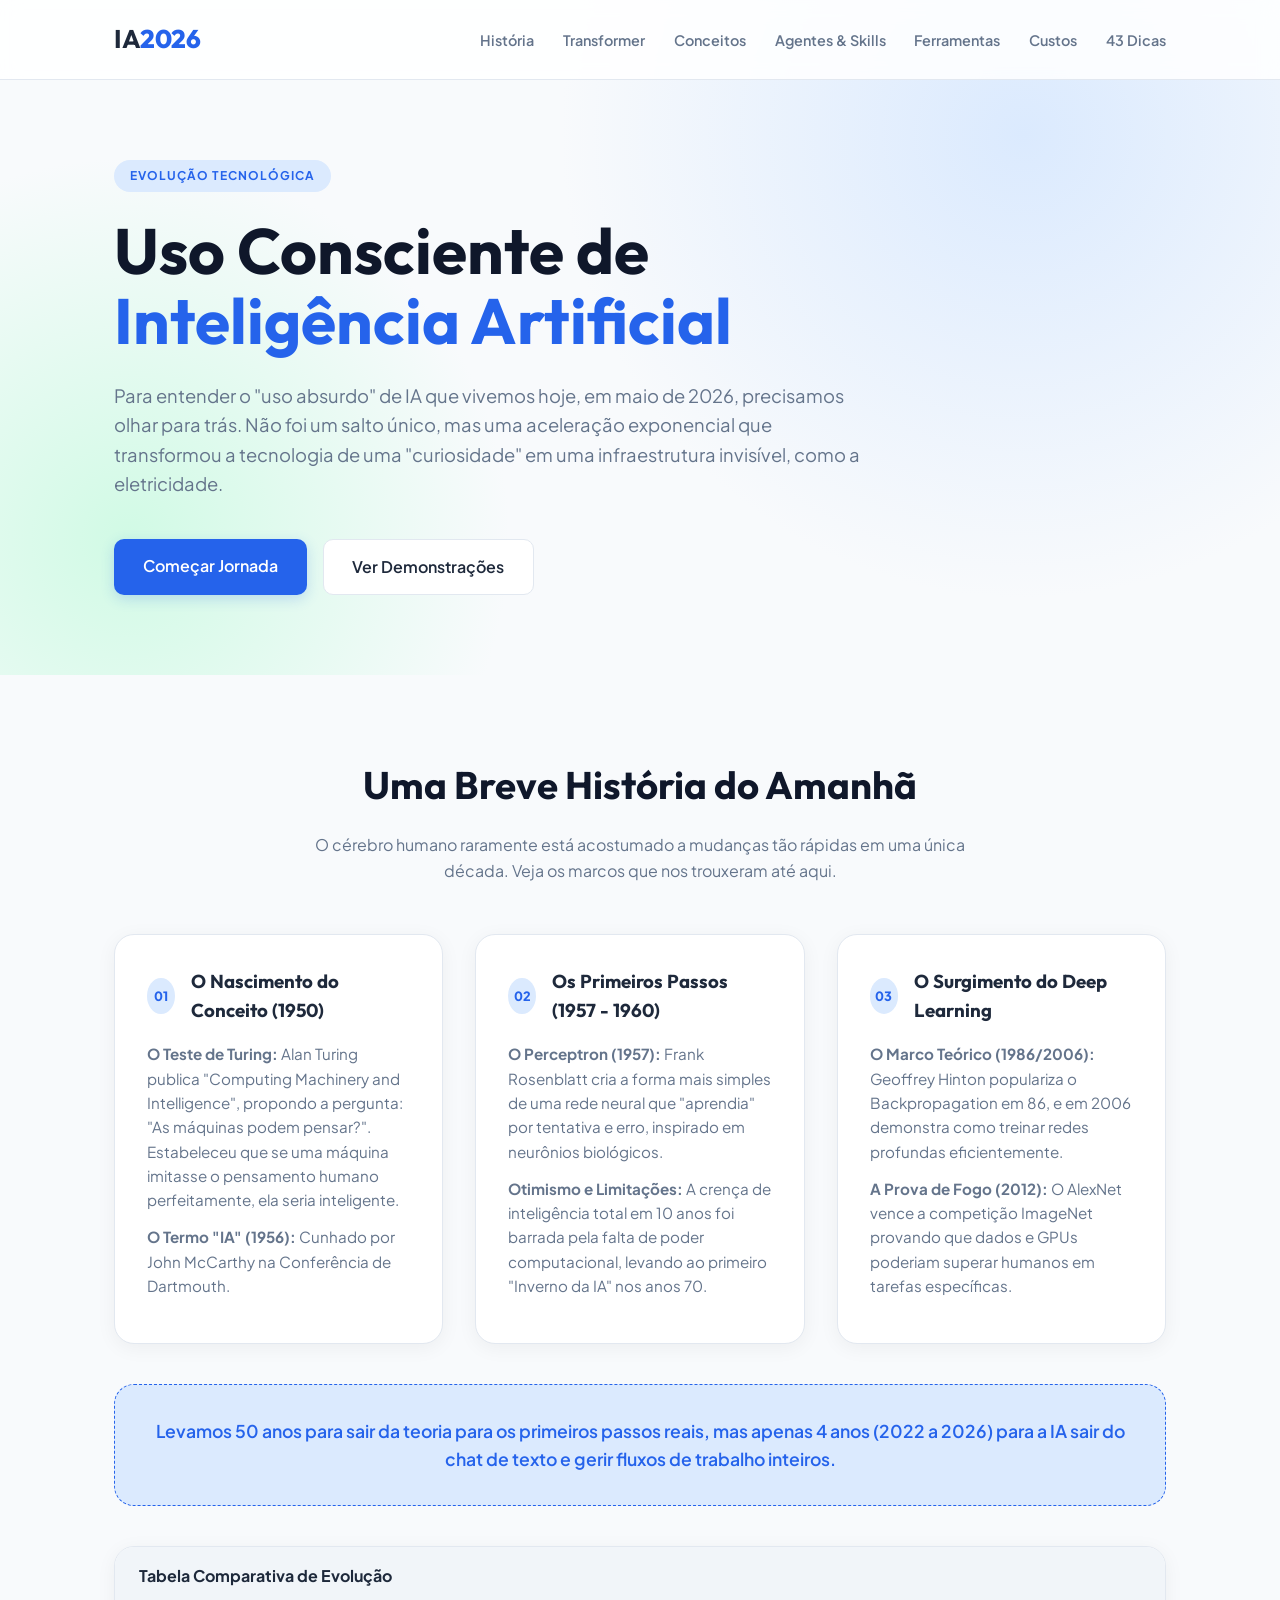
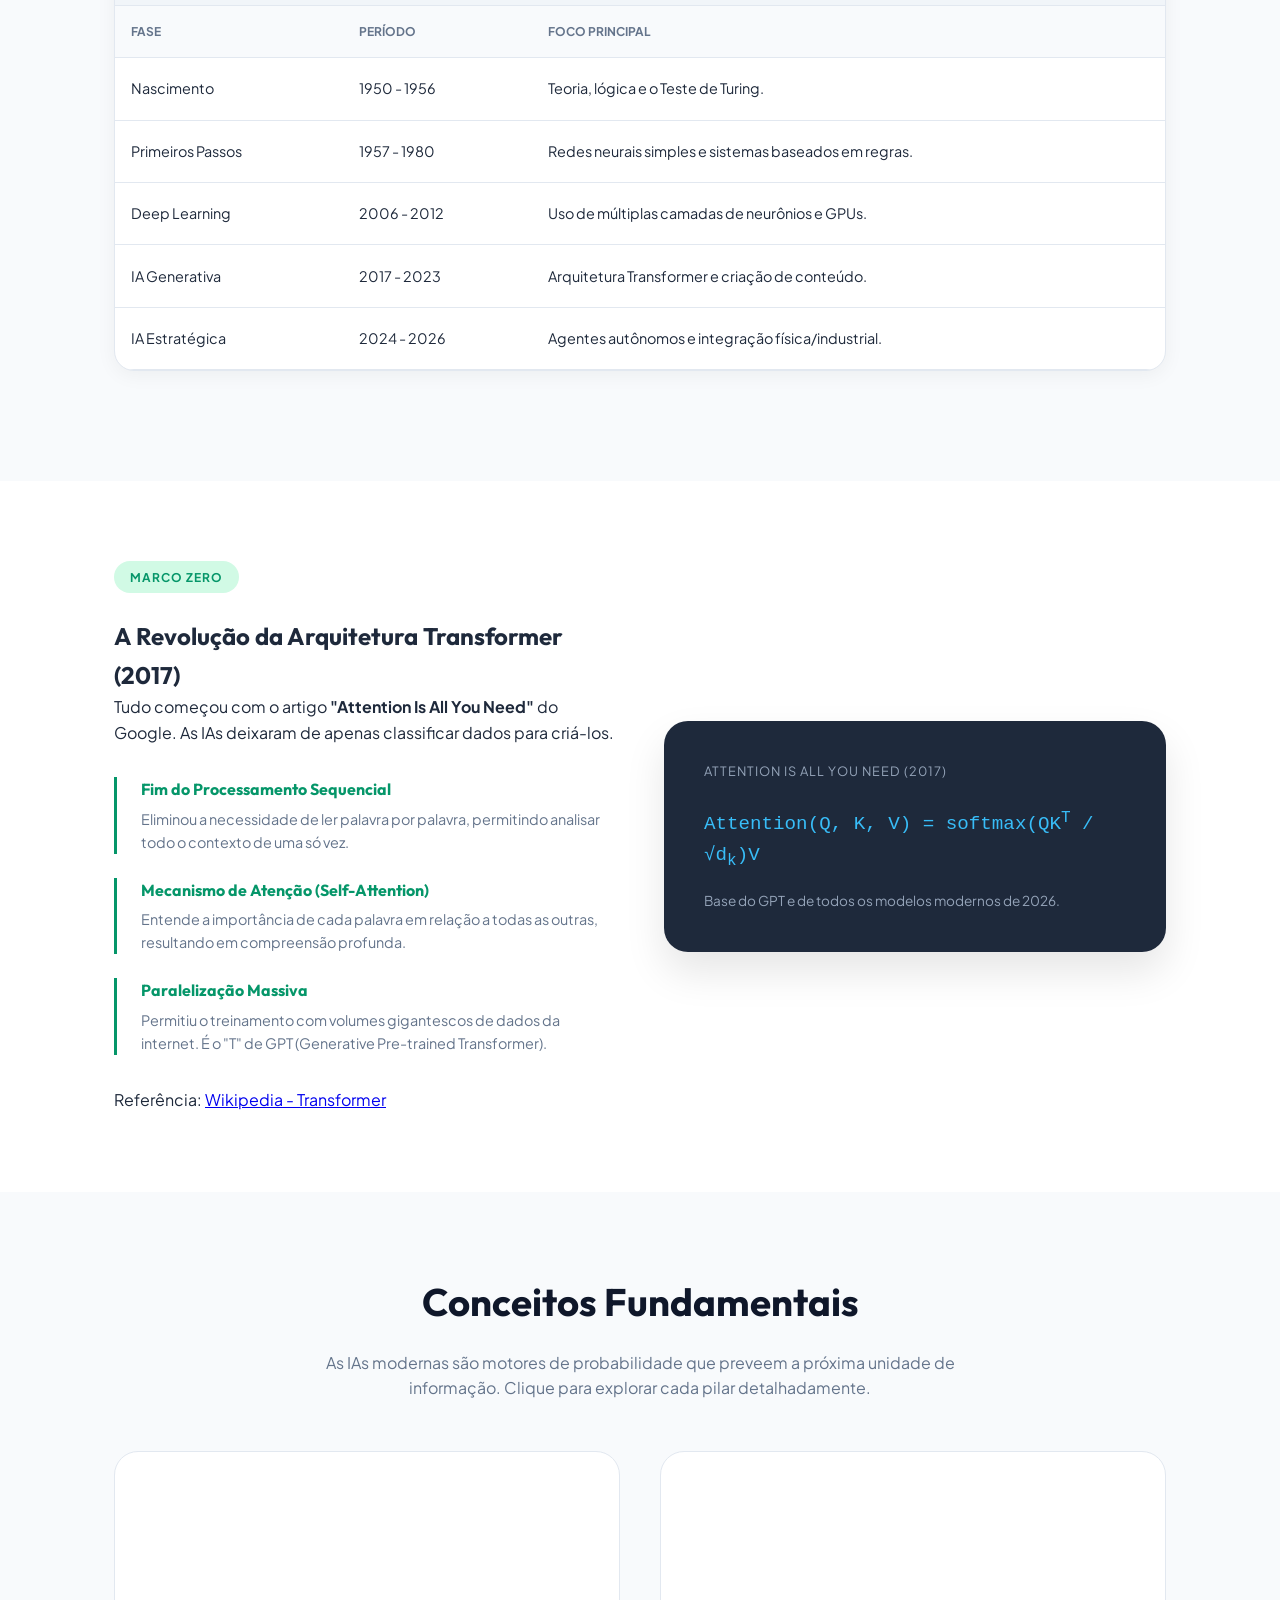
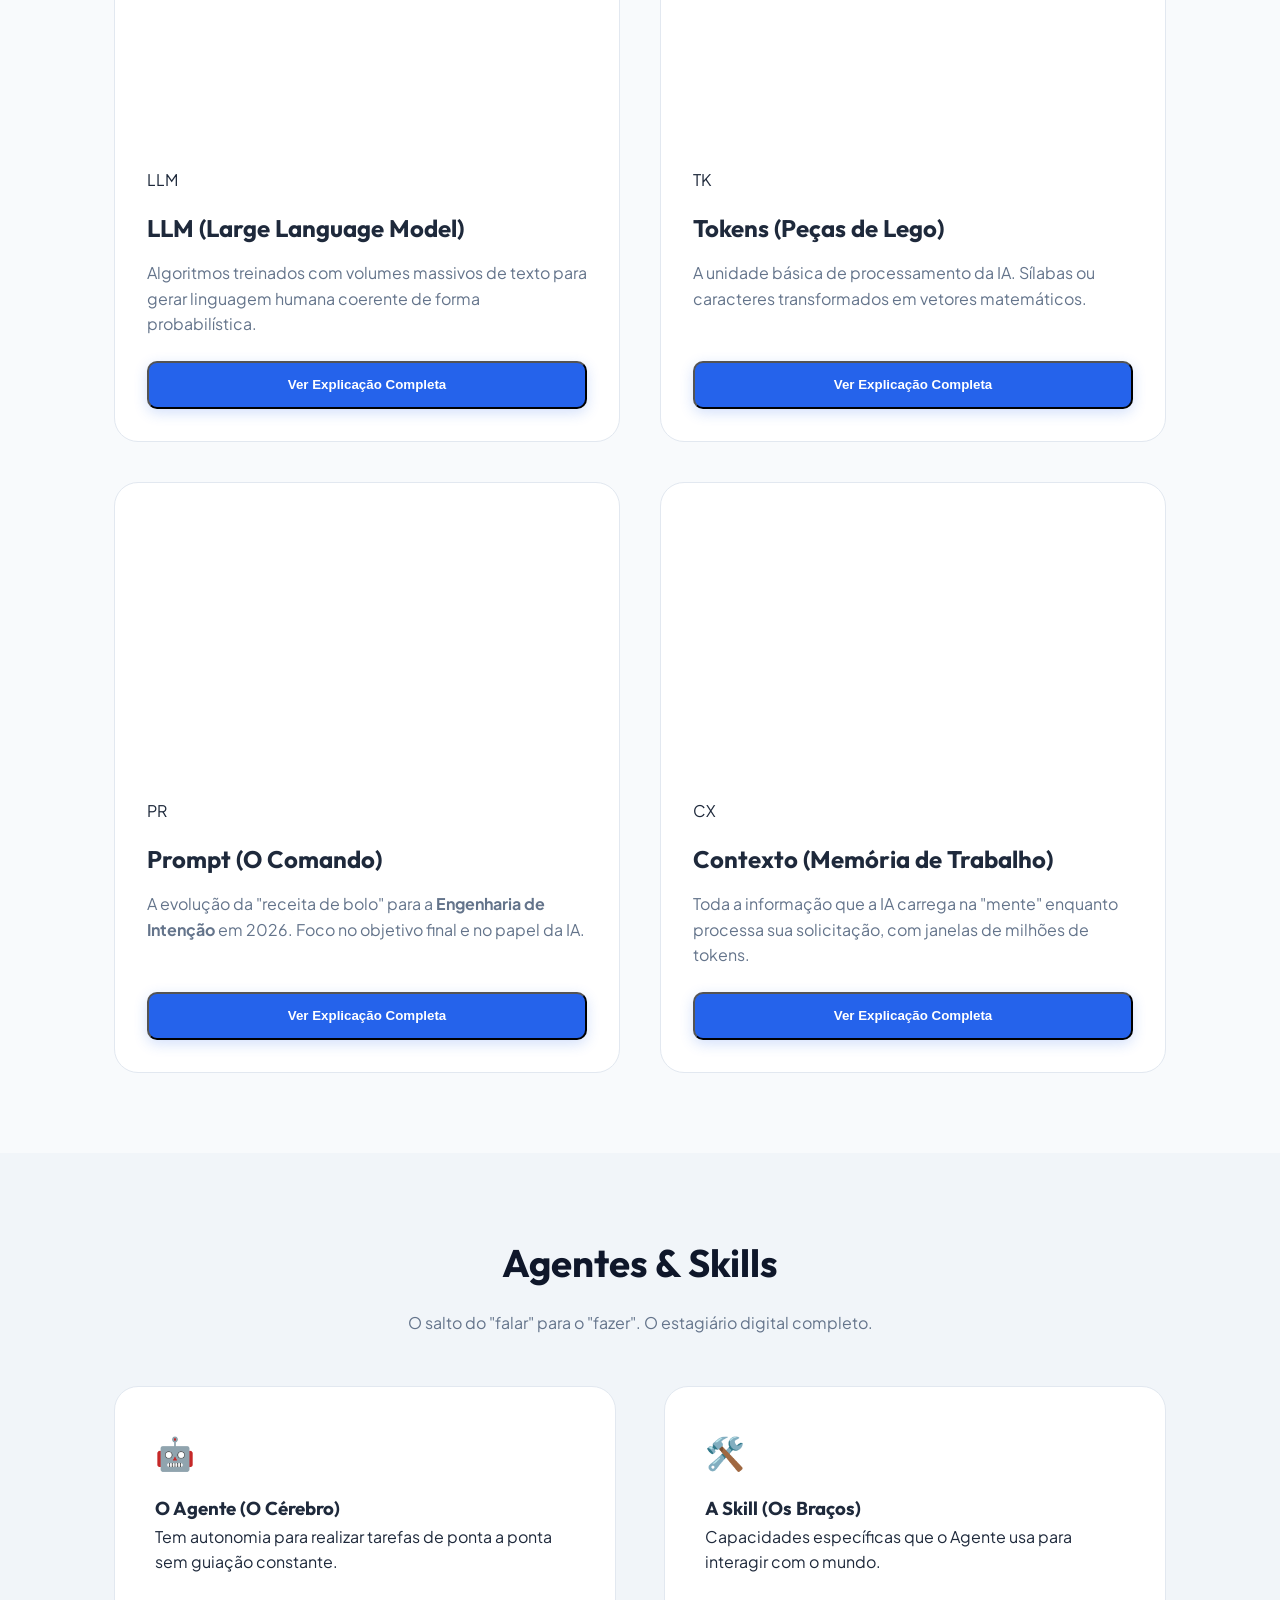
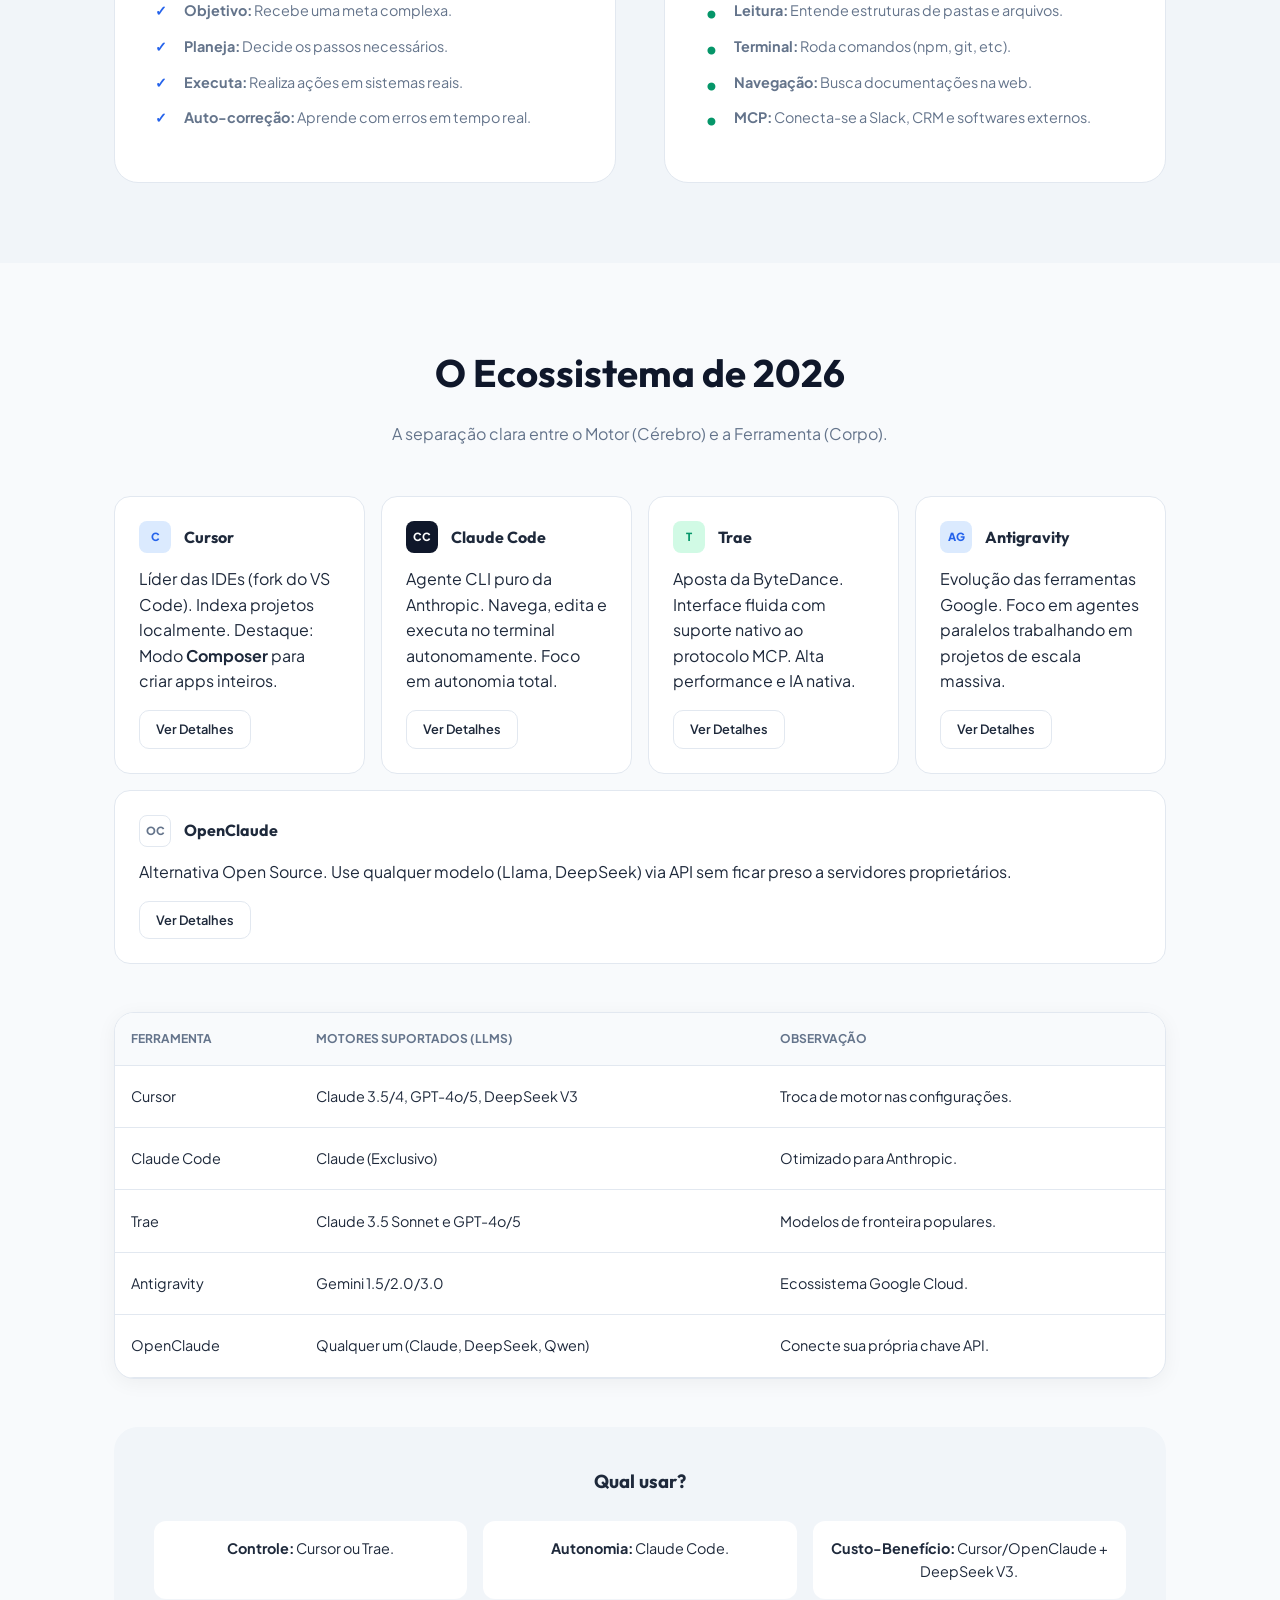
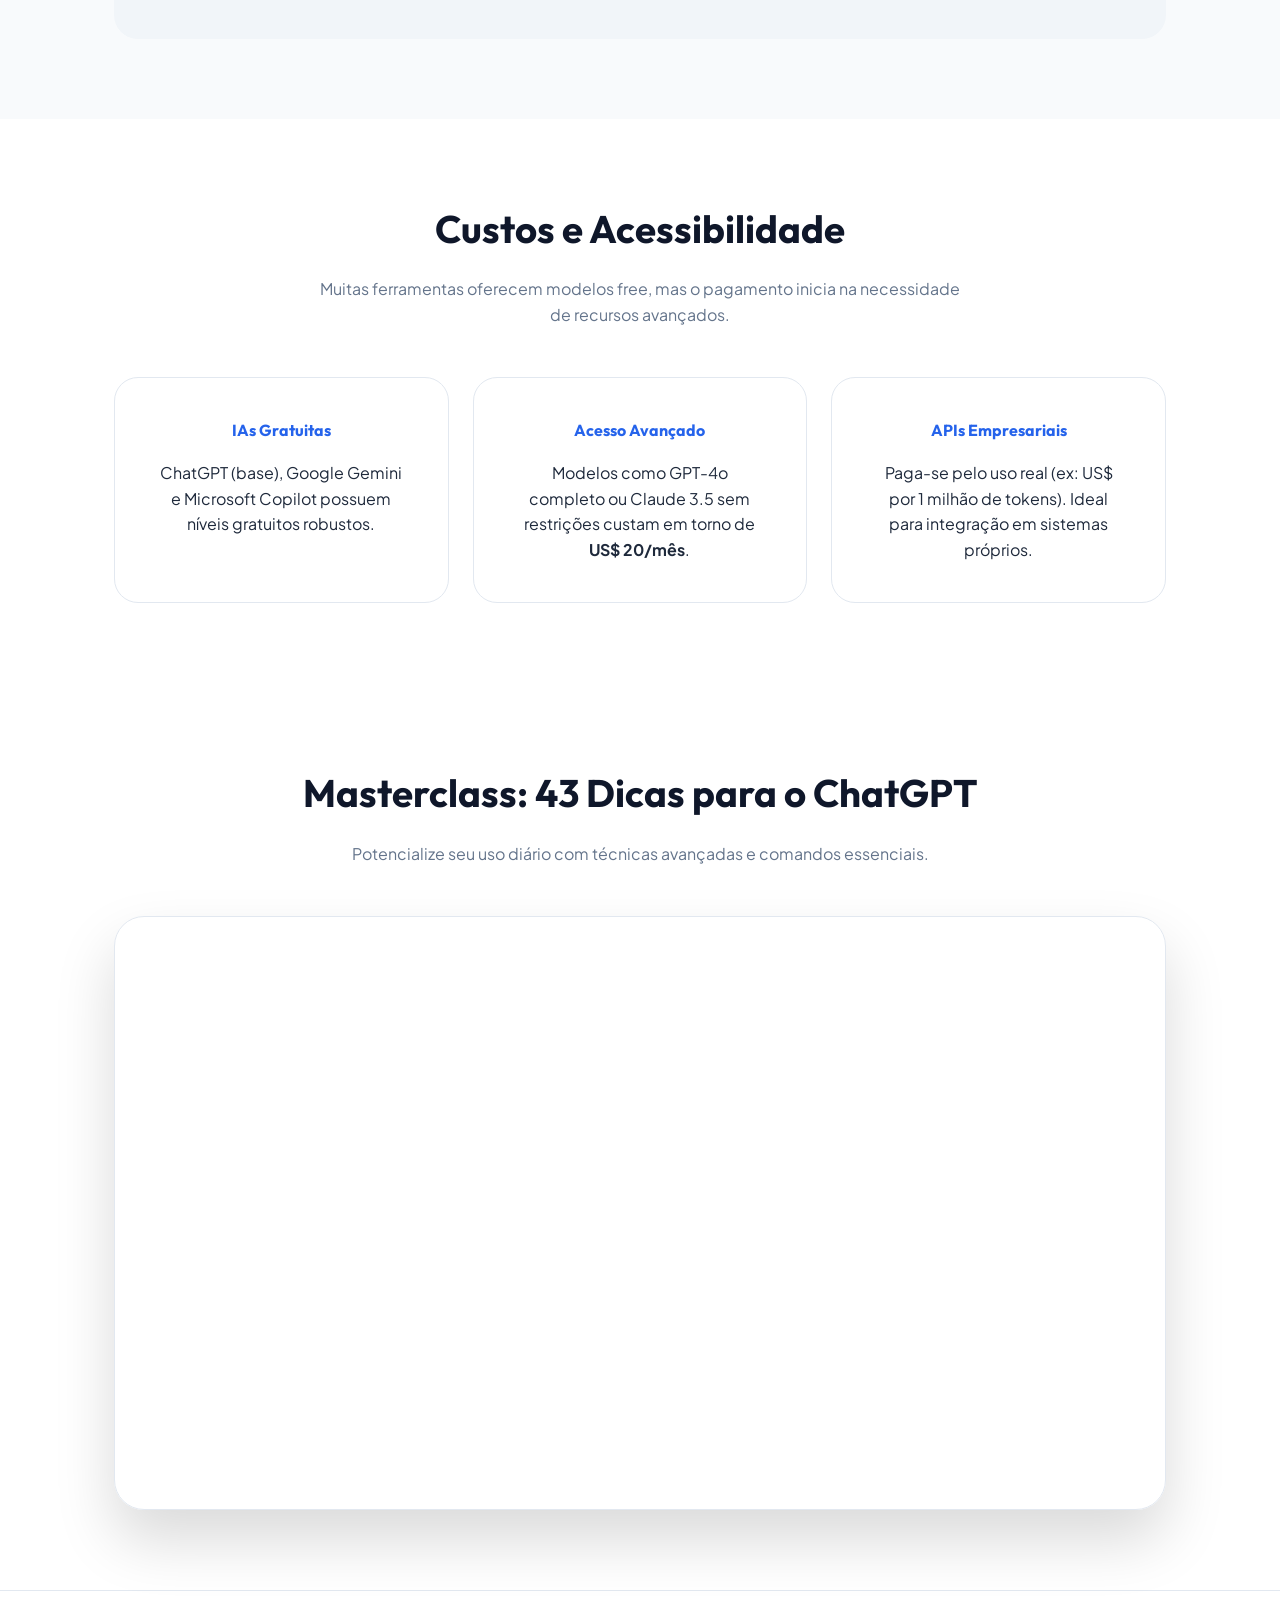
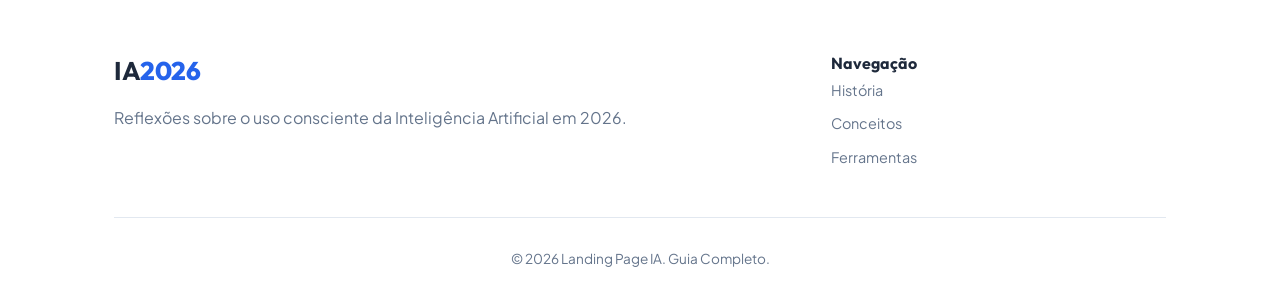
<file: index.html>
<!DOCTYPE html>
<html lang="pt-br">

<head>
    <meta charset="UTF-8">
    <meta name="viewport" content="width=device-width, initial-scale=1.0">
    <title>Uso Consciente de IA | Guia Completo 2026</title>
    <meta name="description"
        content="Explore a evolução da Inteligência Artificial, desde o Teste de Turing até os agentes autônomos de 2026. Um guia prático e moderno.">
    <link rel="stylesheet" href="style.css">
    <link rel="preconnect" href="https://fonts.googleapis.com">
    <link rel="preconnect" href="https://fonts.gstatic.com" crossorigin>
    <link
        href="https://fonts.googleapis.com/css2?family=Outfit:wght@300;400;600;800&family=Plus+Jakarta+Sans:wght@300;400;600;700&display=swap"
        rel="stylesheet">
</head>

<body>
    <header id="navbar">
        <div class="container">
            <div class="logo">IA<span>2026</span></div>
            <nav>
                <ul>
                    <li><a href="#historia">História</a></li>
                    <li><a href="#transformer">Transformer</a></li>
                    <li><a href="#conceitos">Conceitos</a></li>
                    <li><a href="#agentes">Agentes & Skills</a></li>
                    <li><a href="#ferramentas">Ferramentas</a></li>
                    <li><a href="#custos">Custos</a></li>
                    <li><a href="#dicas">43 Dicas</a></li>
                </ul>
            </nav>
        </div>
    </header>

    <main>
        <!-- Hero Section -->
        <section id="hero">
            <div class="container">
                <div class="hero-content">
                    <span class="badge">Evolução Tecnológica</span>
                    <h1>Uso Consciente de <span>Inteligência Artificial</span></h1>
                    <p>Para entender o "uso absurdo" de IA que vivemos hoje, em maio de 2026, precisamos olhar para
                        trás. Não foi um salto único, mas uma aceleração exponencial que transformou a tecnologia de uma
                        "curiosidade" em uma infraestrutura invisível, como a eletricidade.</p>
                    <div class="hero-btns">
                        <a href="#historia" class="btn btn-primary">Começar Jornada</a>
                        <a href="#videos" class="btn btn-secondary">Ver Demonstrações</a>
                    </div>
                </div>
                <div class="hero-visual">
                    <div class="ai-orb-glow"></div>
                </div>
            </div>
        </section>

        <!-- Evolução Section -->
        <section id="historia">
            <div class="container">
                <div class="section-header">
                    <h2>Uma Breve História do Amanhã</h2>
                    <p>O cérebro humano raramente está acostumado a mudanças tão rápidas em uma única década. Veja os
                        marcos que nos trouxeram até aqui.</p>
                </div>

                <div class="history-grid">
                    <div class="history-item reveal">
                        <div class="history-header">
                            <span class="step-num">01</span>
                            <h3>O Nascimento do Conceito (1950)</h3>
                        </div>
                        <p><strong>O Teste de Turing:</strong> Alan Turing publica "Computing Machinery and
                            Intelligence", propondo a pergunta: "As máquinas podem pensar?". Estabeleceu que se uma
                            máquina imitasse o pensamento humano perfeitamente, ela seria inteligente.</p>
                        <p><strong>O Termo "IA" (1956):</strong> Cunhado por John McCarthy na Conferência de Dartmouth.
                        </p>
                    </div>

                    <div class="history-item reveal">
                        <div class="history-header">
                            <span class="step-num">02</span>
                            <h3>Os Primeiros Passos (1957 - 1960)</h3>
                        </div>
                        <p><strong>O Perceptron (1957):</strong> Frank Rosenblatt cria a forma mais simples de uma rede
                            neural que "aprendia" por tentativa e erro, inspirado em neurônios biológicos.</p>
                        <p><strong>Otimismo e Limitações:</strong> A crença de inteligência total em 10 anos foi barrada
                            pela falta de poder computacional, levando ao primeiro "Inverno da IA" nos anos 70.</p>
                    </div>

                    <div class="history-item reveal">
                        <div class="history-header">
                            <span class="step-num">03</span>
                            <h3>O Surgimento do Deep Learning</h3>
                        </div>
                        <p><strong>O Marco Teórico (1986/2006):</strong> Geoffrey Hinton populariza o Backpropagation em
                            86, e em 2006 demonstra como treinar redes profundas eficientemente.</p>
                        <p><strong>A Prova de Fogo (2012):</strong> O AlexNet vence a competição ImageNet provando que
                            dados e GPUs poderiam superar humanos em tarefas específicas.</p>
                    </div>
                </div>

                <div class="highlight-box reveal">
                    <p>Levamos 50 anos para sair da teoria para os primeiros passos reais, mas apenas 4 anos (2022 a
                        2026) para a IA sair do chat de texto e gerir fluxos de trabalho inteiros.</p>
                </div>

                <div class="table-wrapper reveal">
                    <div class="table-title">Tabela Comparativa de Evolução</div>
                    <table>
                        <thead>
                            <tr>
                                <th>Fase</th>
                                <th>Período</th>
                                <th>Foco Principal</th>
                            </tr>
                        </thead>
                        <tbody>
                            <tr>
                                <td>Nascimento</td>
                                <td>1950 - 1956</td>
                                <td>Teoria, lógica e o Teste de Turing.</td>
                            </tr>
                            <tr>
                                <td>Primeiros Passos</td>
                                <td>1957 - 1980</td>
                                <td>Redes neurais simples e sistemas baseados em regras.</td>
                            </tr>
                            <tr>
                                <td>Deep Learning</td>
                                <td>2006 - 2012</td>
                                <td>Uso de múltiplas camadas de neurônios e GPUs.</td>
                            </tr>
                            <tr>
                                <td>IA Generativa</td>
                                <td>2017 - 2023</td>
                                <td>Arquitetura Transformer e criação de conteúdo.</td>
                            </tr>
                            <tr>
                                <td>IA Estratégica</td>
                                <td>2024 - 2026</td>
                                <td>Agentes autônomos e integração física/industrial.</td>
                            </tr>
                        </tbody>
                    </table>
                </div>
            </div>
        </section>

        <!-- Transformer Section -->
        <section id="transformer" class="light-bg">
            <div class="container">
                <div class="grid-2">
                    <div class="content reveal">
                        <span class="badge accent">Marco Zero</span>
                        <h2>A Revolução da <span>Arquitetura Transformer</span> (2017)</h2>
                        <p>Tudo começou com o artigo <strong>"Attention Is All You Need"</strong> do Google. As IAs
                            deixaram de apenas classificar dados para criá-los.</p>
                        <div class="transformer-features">
                            <div class="feature">
                                <h4>Fim do Processamento Sequencial</h4>
                                <p>Eliminou a necessidade de ler palavra por palavra, permitindo analisar todo o
                                    contexto de uma só vez.</p>
                            </div>
                            <div class="feature">
                                <h4>Mecanismo de Atenção (Self-Attention)</h4>
                                <p>Entende a importância de cada palavra em relação a todas as outras, resultando em
                                    compreensão profunda.</p>
                            </div>
                            <div class="feature">
                                <h4>Paralelização Massiva</h4>
                                <p>Permitiu o treinamento com volumes gigantescos de dados da internet. É o "T" de GPT
                                    (Generative Pre-trained Transformer).</p>
                            </div>
                        </div>
                        <p class="reference">Referência: <a
                                href="https://en.wikipedia.org/wiki/Attention_Is_All_You_Need" target="_blank">Wikipedia
                                - Transformer</a></p>
                    </div>
                    <div class="visual-card reveal">
                        <div class="code-header">Attention Is All You Need (2017)</div>
                        <div class="code-body">
                            <code>Attention(Q, K, V) = softmax(QK<sup>T</sup> / &radic;d<sub>k</sub>)V</code>
                            <p class="caption">Base do GPT e de todos os modelos modernos de 2026.</p>
                        </div>
                    </div>
                </div>
            </div>
        </section>

        <!-- Conceitos Section -->
        <section id="conceitos">
            <div class="container">
                <div class="section-header">
                    <h2>Conceitos Fundamentais</h2>
                    <p>As IAs modernas são motores de probabilidade que preveem a próxima unidade de informação. Clique
                        para explorar cada pilar detalhadamente.</p>
                </div>
                <div class="concepts-detailed-grid">
                    <!-- LLM Card -->
                    <div class="concept-card reveal">
                        <div class="concept-video">
                            <iframe src="https://www.youtube.com/embed/LPZh9BOjkQs?rel=0" title="O que são LLMs?"
                                frameborder="0"
                                allow="accelerometer; autoplay; clipboard-write; encrypted-media; gyroscope; picture-in-picture"
                                allowfullscreen></iframe>
                        </div>
                        <div class="concept-info">
                            <div class="card-icon blue">LLM</div>
                            <h3>LLM (Large Language Model)</h3>
                            <p>Algoritmos treinados com volumes massivos de texto para gerar linguagem humana coerente
                                de forma probabilística.</p>
                            <button class="btn btn-primary open-modal" data-target="modal-llm">Ver Explicação
                                Completa</button>
                        </div>
                    </div>

                    <!-- Tokens Card -->
                    <div class="concept-card reveal">
                        <div class="concept-video">
                            <!-- Nota: ID do vídeo fornecido JfJJIrOhWw tem 10 caracteres. Recomenda-se conferir o link original se o erro persistir. -->
                            <iframe src="https://www.youtube.com/embed/JfJJIrOhWw?rel=0" title="Entendendo Tokens"
                                frameborder="0"
                                allow="accelerometer; autoplay; clipboard-write; encrypted-media; gyroscope; picture-in-picture"
                                allowfullscreen></iframe>
                        </div>
                        <div class="concept-info">
                            <div class="card-icon green">TK</div>
                            <h3>Tokens (Peças de Lego)</h3>
                            <p>A unidade básica de processamento da IA. Sílabas ou caracteres transformados em vetores
                                matemáticos.</p>
                            <button class="btn btn-primary open-modal" data-target="modal-tokens">Ver Explicação
                                Completa</button>
                        </div>
                    </div>

                    <!-- Prompt Card -->
                    <div class="concept-card reveal">
                        <div class="concept-video">
                            <iframe src="https://www.youtube.com/embed/abJe_kV1cJU?rel=0" title="Guia de Prompts"
                                frameborder="0"
                                allow="accelerometer; autoplay; clipboard-write; encrypted-media; gyroscope; picture-in-picture"
                                allowfullscreen></iframe>
                        </div>
                        <div class="concept-info">
                            <div class="card-icon blue">PR</div>
                            <h3>Prompt (O Comando)</h3>
                            <p>A evolução da "receita de bolo" para a <strong>Engenharia de Intenção</strong> em 2026.
                                Foco no objetivo final e no papel da IA.</p>
                            <button class="btn btn-primary open-modal" data-target="modal-prompt">Ver Explicação
                                Completa</button>
                        </div>
                    </div>

                    <!-- Context Card -->
                    <div class="concept-card reveal">
                        <div class="concept-video">
                            <iframe src="https://www.youtube.com/embed/fel21uomJdM?rel=0" title="Contexto e Antigravity"
                                frameborder="0"
                                allow="accelerometer; autoplay; clipboard-write; encrypted-media; gyroscope; picture-in-picture"
                                allowfullscreen></iframe>
                        </div>
                        <div class="concept-info">
                            <div class="card-icon green">CX</div>
                            <h3>Contexto (Memória de Trabalho)</h3>
                            <p>Toda a informação que a IA carrega na "mente" enquanto processa sua solicitação, com
                                janelas de milhões de tokens.</p>
                            <button class="btn btn-primary open-modal" data-target="modal-context">Ver Explicação
                                Completa</button>
                        </div>
                    </div>
                </div>
            </div>
        </section>

        <!-- Modals for Full Explanations -->
        <div id="modal-llm" class="modal">
            <div class="modal-content">
                <span class="close-modal">&times;</span>
                <div class="modal-body">
                    <h2>Large Language Model (LLM)</h2>
                    <p>É um "Grande Modelo de Linguagem", um algoritmo treinado com volumes massivos de texto (livros,
                        códigos, internet) para compreender e gerar linguagem humana de forma coerente.</p>
                    <p>Em 2026, os LLMs funcionam como motores de probabilidade extremamente avançados que "preveem" a
                        próxima unidade de informação com base em padrões aprendidos em trilhões de dados. Em vez de
                        apenas seguir regras lógicas rígidas, elas usam redes neurais profundas (Deep Learning) para
                        entender contextos e gerar respostas fluidas.</p>
                    <p>O período entre 2017 e 2023 representa a maior aceleração tecnológica da história recente. Foi
                        quando a IA deixou de ser algo que apenas "classificava" dados para se tornar algo que "criava"
                        dados.</p>
                </div>
            </div>
        </div>

        <div id="modal-tokens" class="modal">
            <div class="modal-content">
                <span class="close-modal">&times;</span>
                <div class="modal-body">
                    <h2>Tokens: As Peças de Lego da Linguagem</h2>
                    <p>São as "peças de Lego" da linguagem para a IA. Em vez de ler palavras inteiras, a IA divide o
                        texto em pedaços menores (sílabas, caracteres ou palavras curtas) chamados tokens.</p>
                    <p>Cada token é transformado em um número (vetor) para que o computador possa processá-lo
                        matematicamente. É através dos tokens que a IA consegue realizar cálculos probabilísticos para
                        decidir qual será o próximo "pedaço" de texto a ser gerado.</p>
                </div>
            </div>
        </div>

        <div id="modal-prompt" class="modal">
            <div class="modal-content">
                <span class="close-modal">&times;</span>
                <div class="modal-body">
                    <h2>Prompt: Engenharia de Intenção</h2>
                    <p>O prompt é a instrução, pergunta ou texto que você fornece à IA para iniciar uma tarefa.</p>
                    <p><strong>Evolução:</strong> Em 2022, era visto como uma "receita de bolo" mágica. Em 2026, evoluiu
                        para a <strong>Engenharia de Intenção</strong>. Mais do que palavras-chave, um bom prompt hoje
                        foca no objetivo final.</p>
                    <p>Os modelos atuais são tão avançados que conseguem inferir o que você quer mesmo com instruções
                        incompletas, mas quanto mais específico você for sobre o papel da IA (ex: "aja como um contador
                        tributário em Minas Gerais") e o formato de saída, melhor o resultado.</p>
                </div>
            </div>
        </div>

        <div id="modal-context" class="modal">
            <div class="modal-content">
                <span class="close-modal">&times;</span>
                <div class="modal-body">
                    <h2>Contexto: A Memória de Curto Prazo</h2>
                    <p>O contexto é toda a informação que a IA "carrega na mente" enquanto processa sua solicitação.
                        Pense nisso como a memória de trabalho.</p>
                    <ul>
                        <li><strong>Janela de Contexto:</strong> É o limite de dados que a IA consegue "ler" de uma vez.
                            Em 2026, modelos como o Gemini 3 Pro e o GPT-5.5 possuem janelas massivas (chegando a
                            milhões de tokens), permitindo que você envie livros inteiros, horas de vídeo ou bases de
                            código completas para análise sem que a IA "perca o fio da meada".</li>
                        <li><strong>Contexto Externo:</strong> Hoje, as IAs também acessam contextos em tempo real
                            (navegação web, arquivos em nuvem e e-mails) para que a resposta não seja apenas genérica,
                            mas baseada nos seus dados atuais.</li>
                    </ul>
                </div>
            </div>
        </div>

        <!-- Agentes e Skills Section -->
        <section id="agentes" class="accent-bg">
            <div class="container">
                <div class="section-header">
                    <h2>Agentes & Skills</h2>
                    <p>O salto do "falar" para o "fazer". O estagiário digital completo.</p>
                </div>

                <div class="grid-2">
                    <div class="agent-box reveal">
                        <div class="box-icon blue">🤖</div>
                        <h3>O Agente (O Cérebro)</h3>
                        <p>Tem autonomia para realizar tarefas de ponta a ponta sem guiação constante.</p>
                        <ul class="check-list">
                            <li><strong>Objetivo:</strong> Recebe uma meta complexa.</li>
                            <li><strong>Planeja:</strong> Decide os passos necessários.</li>
                            <li><strong>Executa:</strong> Realiza ações em sistemas reais.</li>
                            <li><strong>Auto-correção:</strong> Aprende com erros em tempo real.</li>
                        </ul>
                    </div>
                    <div class="skill-box reveal">
                        <div class="box-icon green">🛠️</div>
                        <h3>A Skill (Os Braços)</h3>
                        <p>Capacidades específicas que o Agente usa para interagir com o mundo.</p>
                        <ul class="tool-list">
                            <li><strong>Leitura:</strong> Entende estruturas de pastas e arquivos.</li>
                            <li><strong>Terminal:</strong> Roda comandos (npm, git, etc).</li>
                            <li><strong>Navegação:</strong> Busca documentações na web.</li>
                            <li><strong>MCP:</strong> Conecta-se a Slack, CRM e softwares externos.</li>
                        </ul>
                    </div>
                </div>
            </div>
        </section>

        <!-- Ferramentas Section -->
        <section id="ferramentas">
            <div class="container">
                <div class="section-header">
                    <h2>O Ecossistema de 2026</h2>
                    <p>A separação clara entre o Motor (Cérebro) e a Ferramenta (Corpo).</p>
                </div>

                <div class="tools-comparison reveal">
                    <div class="tool-detail">
                        <div class="tool-header">
                            <span class="tool-logo">C</span>
                            <h4>Cursor</h4>
                        </div>
                        <p>Líder das IDEs (fork do VS Code). Indexa projetos localmente. Destaque: Modo
                            <strong>Composer</strong> para criar apps inteiros.</p>
                        <a href="ferramentas.html#cursor" class="btn btn-secondary btn-small" style="margin-top: 1rem; font-size: 0.8rem; padding: 0.5rem 1rem;">Ver Detalhes</a>
                    </div>
                    <div class="tool-detail">
                        <div class="tool-header">
                            <span class="tool-logo dark">CC</span>
                            <h4>Claude Code</h4>
                        </div>
                        <p>Agente CLI puro da Anthropic. Navega, edita e executa no terminal autonomamente. Foco em
                            autonomia total.</p>
                        <a href="ferramentas.html#claude-code" class="btn btn-secondary btn-small" style="margin-top: 1rem; font-size: 0.8rem; padding: 0.5rem 1rem;">Ver Detalhes</a>
                    </div>
                    <div class="tool-detail">
                        <div class="tool-header">
                            <span class="tool-logo green">T</span>
                            <h4>Trae</h4>
                        </div>
                        <p>Aposta da ByteDance. Interface fluida com suporte nativo ao protocolo MCP. Alta performance e
                            IA nativa.</p>
                        <a href="ferramentas.html#trae" class="btn btn-secondary btn-small" style="margin-top: 1rem; font-size: 0.8rem; padding: 0.5rem 1rem;">Ver Detalhes</a>
                    </div>
                    <div class="tool-detail">
                        <div class="tool-header">
                            <span class="tool-logo blue">AG</span>
                            <h4>Antigravity</h4>
                        </div>
                        <p>Evolução das ferramentas Google. Foco em agentes paralelos trabalhando em projetos de escala
                            massiva.</p>
                        <a href="ferramentas.html#antigravity" class="btn btn-secondary btn-small" style="margin-top: 1rem; font-size: 0.8rem; padding: 0.5rem 1rem;">Ver Detalhes</a>
                    </div>
                    <div class="tool-detail">
                        <div class="tool-header">
                            <span class="tool-logo border">OC</span>
                            <h4>OpenClaude</h4>
                        </div>
                        <p>Alternativa Open Source. Use qualquer modelo (Llama, DeepSeek) via API sem ficar preso a
                            servidores proprietários.</p>
                        <a href="ferramentas.html#openclaude" class="btn btn-secondary btn-small" style="margin-top: 1rem; font-size: 0.8rem; padding: 0.5rem 1rem;">Ver Detalhes</a>
                    </div>
                </div>

                <div class="table-wrapper reveal">
                    <table>
                        <thead>
                            <tr>
                                <th>Ferramenta</th>
                                <th>Motores Suportados (LLMs)</th>
                                <th>Observação</th>
                            </tr>
                        </thead>
                        <tbody>
                            <tr>
                                <td>Cursor</td>
                                <td>Claude 3.5/4, GPT-4o/5, DeepSeek V3</td>
                                <td>Troca de motor nas configurações.</td>
                            </tr>
                            <tr>
                                <td>Claude Code</td>
                                <td>Claude (Exclusivo)</td>
                                <td>Otimizado para Anthropic.</td>
                            </tr>
                            <tr>
                                <td>Trae</td>
                                <td>Claude 3.5 Sonnet e GPT-4o/5</td>
                                <td>Modelos de fronteira populares.</td>
                            </tr>
                            <tr>
                                <td>Antigravity</td>
                                <td>Gemini 1.5/2.0/3.0</td>
                                <td>Ecossistema Google Cloud.</td>
                            </tr>
                            <tr>
                                <td>OpenClaude</td>
                                <td>Qualquer um (Claude, DeepSeek, Qwen)</td>
                                <td>Conecte sua própria chave API.</td>
                            </tr>
                        </tbody>
                    </table>
                </div>

                <div class="recommendation reveal">
                    <h3>Qual usar?</h3>
                    <div class="rec-grid">
                        <div class="rec-card"><strong>Controle:</strong> Cursor ou Trae.</div>
                        <div class="rec-card"><strong>Autonomia:</strong> Claude Code.</div>
                        <div class="rec-card"><strong>Custo-Benefício:</strong> Cursor/OpenClaude + DeepSeek V3.</div>
                    </div>
                </div>
            </div>
        </section>

        <!-- Custos Section -->
        <section id="custos" class="light-bg">
            <div class="container">
                <div class="section-header">
                    <h2>Custos e Acessibilidade</h2>
                    <p>Muitas ferramentas oferecem modelos free, mas o pagamento inicia na necessidade de recursos
                        avançados.</p>
                </div>
                <div class="pricing-grid">
                    <div class="price-card reveal">
                        <h4>IAs Gratuitas</h4>
                        <p>ChatGPT (base), Google Gemini e Microsoft Copilot possuem níveis gratuitos robustos.</p>
                    </div>
                    <div class="price-card reveal">
                        <h4>Acesso Avançado</h4>
                        <p>Modelos como GPT-4o completo ou Claude 3.5 sem restrições custam em torno de <strong>US$
                                20/mês</strong>.</p>
                    </div>
                    <div class="price-card reveal">
                        <h4>APIs Empresariais</h4>
                        <p>Paga-se pelo uso real (ex: US$ por 1 milhão de tokens). Ideal para integração em sistemas
                            próprios.</p>
                    </div>
                </div>
            </div>
        </section>

        <!-- 43 Dicas Section -->
        <section id="dicas" class="light-bg">
            <div class="container">
                <div class="section-header">
                    <h2>Masterclass: 43 Dicas para o ChatGPT</h2>
                    <p>Potencialize seu uso diário com técnicas avançadas e comandos essenciais.</p>
                </div>
                <div class="video-highlight reveal">
                    <div class="video-container-large">
                        <iframe width="100%" height="600" src="https://www.youtube.com/embed/yRYlMTFcKZA?rel=0" title="43 Dicas ChatGPT" frameborder="0" allow="accelerometer; autoplay; clipboard-write; encrypted-media; gyroscope; picture-in-picture" allowfullscreen></iframe>
                    </div>
                </div>
            </div>
        </section>
    </main>

    <footer>
        <div class="container">
            <div class="footer-grid">
                <div class="footer-info">
                    <div class="logo">IA<span>2026</span></div>
                    <p>Reflexões sobre o uso consciente da Inteligência Artificial em 2026.</p>
                </div>
                <div class="footer-links">
                    <h4>Navegação</h4>
                    <ul>
                        <li><a href="#historia">História</a></li>
                        <li><a href="#conceitos">Conceitos</a></li>
                        <li><a href="#ferramentas">Ferramentas</a></li>
                    </ul>
                </div>
            </div>
            <div class="footer-bottom">
                &copy; 2026 Landing Page IA. Guia Completo.
            </div>
        </div>
    </footer>

    <script src="script.js"></script>
</body>

</html>
</file>
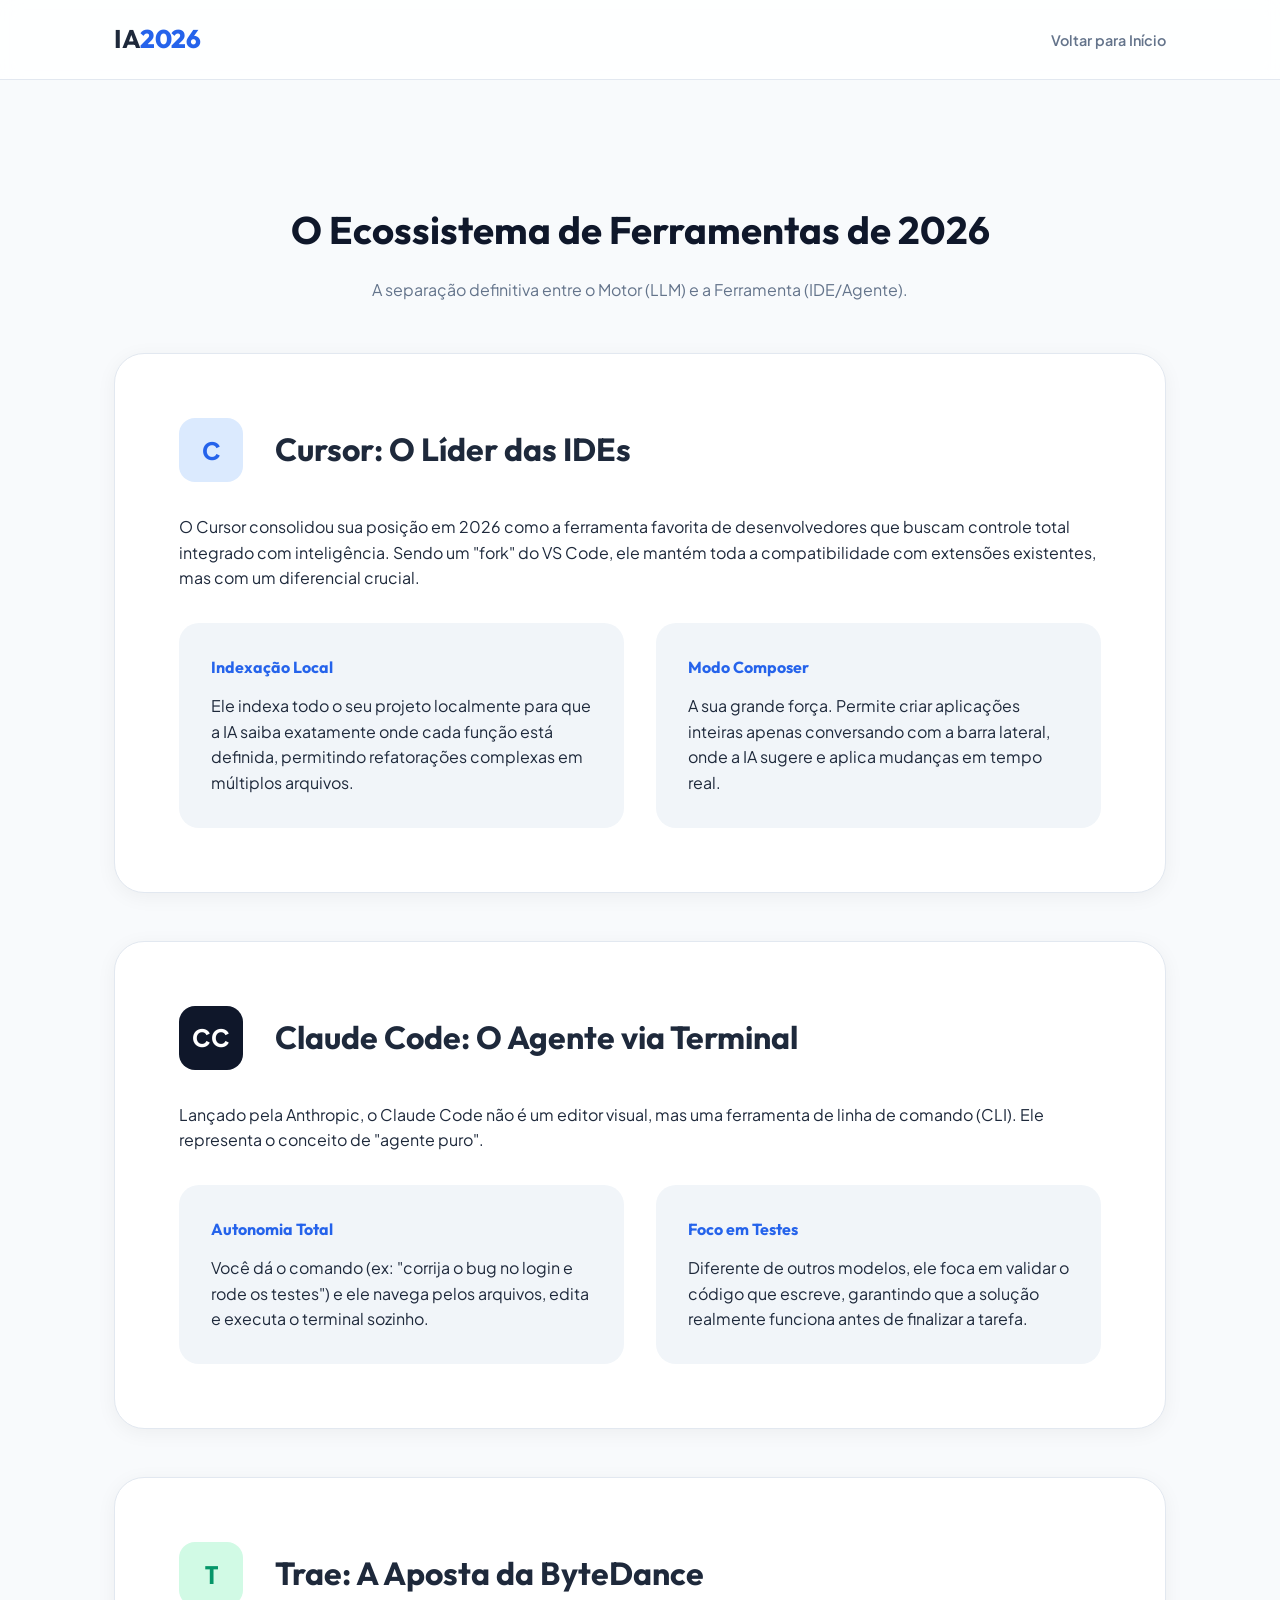
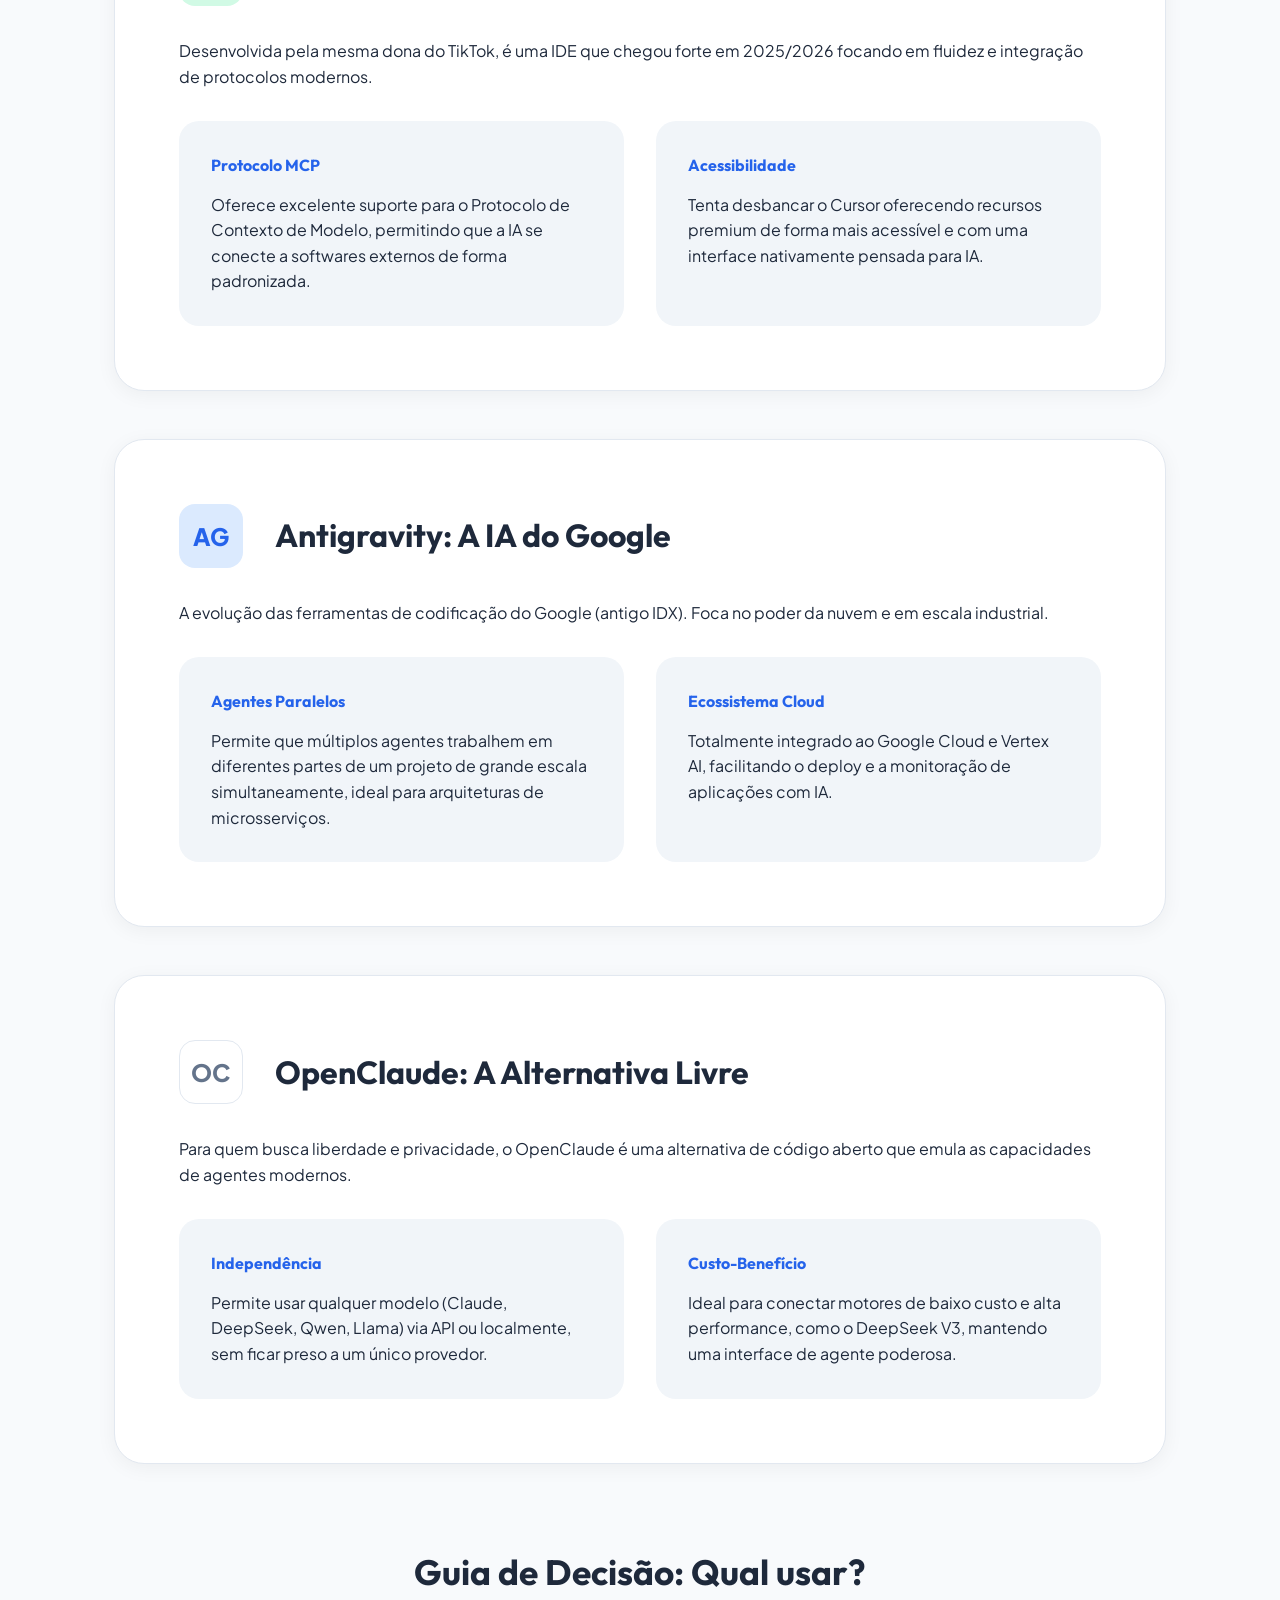
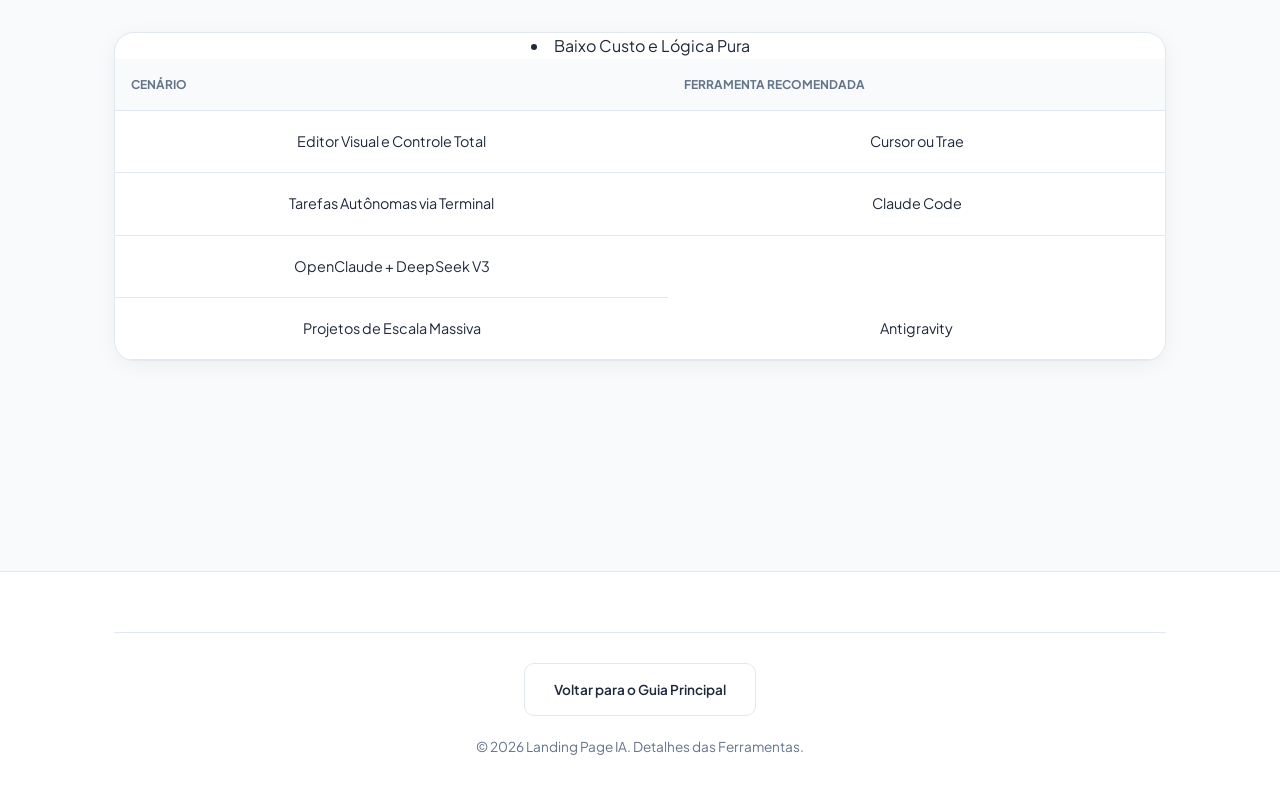
<file: ferramentas.html>
<!DOCTYPE html>
<html lang="pt-br">

<head>
    <meta charset="UTF-8">
    <meta name="viewport" content="width=device-width, initial-scale=1.0">
    <title>Ferramentas de IA 2026 | Detalhes Completos</title>
    <link rel="stylesheet" href="style.css">
    <link rel="preconnect" href="https://fonts.googleapis.com">
    <link rel="preconnect" href="https://fonts.gstatic.com" crossorigin>
    <link
        href="https://fonts.googleapis.com/css2?family=Outfit:wght@300;400;600;800&family=Plus+Jakarta+Sans:wght@300;400;600;700&display=swap"
        rel="stylesheet">
</head>

<body class="subpage">
    <header id="navbar">
        <div class="container">
            <div class="logo"><a href="index.html" style="text-decoration:none; color:inherit;">IA<span>2026</span></a>
            </div>
            <nav>
                <ul>
                    <li><a href="index.html">Voltar para Início</a></li>
                </ul>
            </nav>
        </div>
    </header>

    <main style="padding-top: 120px;">
        <section>
            <div class="container">
                <div class="section-header">
                    <h2>O Ecossistema de Ferramentas de 2026</h2>
                    <p>A separação definitiva entre o Motor (LLM) e a Ferramenta (IDE/Agente).</p>
                </div>

                <div class="tool-detailed-list">
                    <!-- Cursor -->
                    <div id="cursor" class="tool-section reveal">
                        <div class="tool-section-header">
                            <span class="tool-logo large">C</span>
                            <h3>Cursor: O Líder das IDEs</h3>
                        </div>
                        <p>O Cursor consolidou sua posição em 2026 como a ferramenta favorita de desenvolvedores que
                            buscam controle total integrado com inteligência. Sendo um "fork" do VS Code, ele mantém
                            toda a compatibilidade com extensões existentes, mas com um diferencial crucial.</p>
                        <div class="tool-details-grid">
                            <div class="detail-box">
                                <h4>Indexação Local</h4>
                                <p>Ele indexa todo o seu projeto localmente para que a IA saiba exatamente onde cada
                                    função está definida, permitindo refatorações complexas em múltiplos arquivos.</p>
                            </div>
                            <div class="detail-box">
                                <h4>Modo Composer</h4>
                                <p>A sua grande força. Permite criar aplicações inteiras apenas conversando com a barra
                                    lateral, onde a IA sugere e aplica mudanças em tempo real.</p>
                            </div>
                        </div>
                    </div>

                    <!-- Claude Code -->
                    <div id="claude-code" class="tool-section reveal">
                        <div class="tool-section-header">
                            <span class="tool-logo large dark">CC</span>
                            <h3>Claude Code: O Agente via Terminal</h3>
                        </div>
                        <p>Lançado pela Anthropic, o Claude Code não é um editor visual, mas uma ferramenta de linha de
                            comando (CLI). Ele representa o conceito de "agente puro".</p>
                        <div class="tool-details-grid">
                            <div class="detail-box">
                                <h4>Autonomia Total</h4>
                                <p>Você dá o comando (ex: "corrija o bug no login e rode os testes") e ele navega pelos
                                    arquivos, edita e executa o terminal sozinho.</p>
                            </div>
                            <div class="detail-box">
                                <h4>Foco em Testes</h4>
                                <p>Diferente de outros modelos, ele foca em validar o código que escreve, garantindo que
                                    a solução realmente funciona antes de finalizar a tarefa.</p>
                            </div>
                        </div>
                    </div>

                    <!-- Trae -->
                    <div id="trae" class="tool-section reveal">
                        <div class="tool-section-header">
                            <span class="tool-logo large green">T</span>
                            <h3>Trae: A Aposta da ByteDance</h3>
                        </div>
                        <p>Desenvolvida pela mesma dona do TikTok, é uma IDE que chegou forte em 2025/2026 focando em
                            fluidez e integração de protocolos modernos.</p>
                        <div class="tool-details-grid">
                            <div class="detail-box">
                                <h4>Protocolo MCP</h4>
                                <p>Oferece excelente suporte para o Protocolo de Contexto de Modelo, permitindo que a IA
                                    se conecte a softwares externos de forma padronizada.</p>
                            </div>
                            <div class="detail-box">
                                <h4>Acessibilidade</h4>
                                <p>Tenta desbancar o Cursor oferecendo recursos premium de forma mais acessível e com
                                    uma interface nativamente pensada para IA.</p>
                            </div>
                        </div>
                    </div>

                    <!-- Antigravity -->
                    <div id="antigravity" class="tool-section reveal">
                        <div class="tool-section-header">
                            <span class="tool-logo large blue">AG</span>
                            <h3>Antigravity: A IA do Google</h3>
                        </div>
                        <p>A evolução das ferramentas de codificação do Google (antigo IDX). Foca no poder da nuvem e em
                            escala industrial.</p>
                        <div class="tool-details-grid">
                            <div class="detail-box">
                                <h4>Agentes Paralelos</h4>
                                <p>Permite que múltiplos agentes trabalhem em diferentes partes de um projeto de grande
                                    escala simultaneamente, ideal para arquiteturas de microsserviços.</p>
                            </div>
                            <div class="detail-box">
                                <h4>Ecossistema Cloud</h4>
                                <p>Totalmente integrado ao Google Cloud e Vertex AI, facilitando o deploy e a
                                    monitoração de aplicações com IA.</p>
                            </div>
                        </div>
                    </div>

                    <!-- OpenClaude -->
                    <div id="openclaude" class="tool-section reveal">
                        <div class="tool-section-header">
                            <span class="tool-logo large border">OC</span>
                            <h3>OpenClaude: A Alternativa Livre</h3>
                        </div>
                        <p>Para quem busca liberdade e privacidade, o OpenClaude é uma alternativa de código aberto que
                            emula as capacidades de agentes modernos.</p>
                        <div class="tool-details-grid">
                            <div class="detail-box">
                                <h4>Independência</h4>
                                <p>Permite usar qualquer modelo (Claude, DeepSeek, Qwen, Llama) via API ou localmente,
                                    sem ficar preso a um único provedor.</p>
                            </div>
                            <div class="detail-box">
                                <h4>Custo-Benefício</h4>
                                <p>Ideal para conectar motores de baixo custo e alta performance, como o DeepSeek V3,
                                    mantendo uma interface de agente poderosa.</p>
                            </div>
                        </div>
                    </div>
                </div>

                <div class="decision-guide reveal">
                    <h3>Guia de Decisão: Qual usar?</h3>
                    <div class="table-wrapper">
                        <table>
                            <thead>
                                <tr>
                                    <th>Cenário</th>
                                    <th>Ferramenta Recomendada</th>
                                </tr>
                            </thead>
                            <tbody>
                                <tr>
                                    <td>Editor Visual e Controle Total</td>
                                    <td>Cursor ou Trae</td>
                                </tr>
                                <tr>
                                    <td>Tarefas Autônomas via Terminal</td>
                                    <td>Claude Code</td>
                                </tr>
                                <li>Baixo Custo e Lógica Pura</td>
                                    <td>OpenClaude + DeepSeek V3</td>
                                    </tr>
                                    <tr>
                                        <td>Projetos de Escala Massiva</td>
                                        <td>Antigravity</td>
                                    </tr>
                            </tbody>
                        </table>
                    </div>
                </div>
            </div>
        </section>
    </main>

    <footer style="margin-top: 100px;">
        <div class="container">
            <div class="footer-bottom">
                <a href="index.html" class="btn btn-secondary">Voltar para o Guia Principal</a>
                <p style="margin-top:20px;">&copy; 2026 Landing Page IA. Detalhes das Ferramentas.</p>
            </div>
        </div>
    </footer>

    <script src="script.js"></script>
</body>

</html>
</file>
<file: style.css>
:root {
    --bg-main: #f8fafc;
    --bg-alt: #ffffff;
    --bg-accent: #f1f5f9;
    --primary: #2563eb; /* Blue */
    --primary-light: #dbeafe;
    --primary-glow: rgba(37, 99, 235, 0.2);
    --secondary: #059669; /* Green */
    --secondary-light: #d1fae5;
    --secondary-glow: rgba(5, 150, 105, 0.15);
    --text-main: #1e293b;
    --text-dim: #64748b;
    --border: #e2e8f0;
    --nav-height: 80px;
    --transition: all 0.3s cubic-bezier(0.4, 0, 0.2, 1);
    --shadow: 0 4px 20px rgba(0, 0, 0, 0.05);
}

* {
    margin: 0;
    padding: 0;
    box-sizing: border-box;
}

html {
    scroll-behavior: smooth;
}

body {
    font-family: 'Plus Jakarta Sans', sans-serif;
    background-color: var(--bg-main);
    color: var(--text-main);
    line-height: 1.6;
    overflow-x: hidden;
}

h1, h2, h3, h4, .logo {
    font-family: 'Outfit', sans-serif;
    font-weight: 700;
}

.container {
    max-width: 1100px;
    margin: 0 auto;
    padding: 0 1.5rem;
}

/* Header & Nav */
header {
    height: var(--nav-height);
    display: flex;
    align-items: center;
    position: fixed;
    top: 0;
    width: 100%;
    z-index: 1000;
    background: rgba(255, 255, 255, 0.85);
    backdrop-filter: blur(10px);
    border-bottom: 1px solid var(--border);
    transition: var(--transition);
}

header.scrolled {
    height: 70px;
    box-shadow: var(--shadow);
}

header .container {
    display: flex;
    justify-content: space-between;
    align-items: center;
    width: 100%;
}

.logo {
    font-size: 1.6rem;
    letter-spacing: -0.5px;
}

.logo span {
    color: var(--primary);
    font-weight: 800;
}

nav ul {
    display: flex;
    list-style: none;
    gap: 1.8rem;
}

nav a {
    text-decoration: none;
    color: var(--text-dim);
    font-weight: 600;
    transition: var(--transition);
    font-size: 0.9rem;
}

nav a:hover {
    color: var(--primary);
}

/* Hero Section */
#hero {
    padding: calc(var(--nav-height) + 80px) 0 80px;
    background: radial-gradient(circle at 80% 20%, var(--primary-light), transparent 40%),
                radial-gradient(circle at 10% 80%, var(--secondary-light), transparent 30%);
}

.hero-content {
    max-width: 750px;
}

.badge {
    display: inline-block;
    padding: 0.4rem 1rem;
    background: var(--primary-light);
    color: var(--primary);
    border-radius: 100px;
    font-size: 0.75rem;
    text-transform: uppercase;
    letter-spacing: 1px;
    margin-bottom: 1.5rem;
    font-weight: 700;
}

.badge.accent {
    background: var(--secondary-light);
    color: var(--secondary);
}

h1 {
    font-size: 4rem;
    line-height: 1.1;
    margin-bottom: 1.5rem;
    color: #0f172a;
}

h1 span {
    color: var(--primary);
}

#hero p {
    font-size: 1.15rem;
    color: var(--text-dim);
    margin-bottom: 2.5rem;
}

.hero-btns {
    display: flex;
    gap: 1rem;
}

.btn {
    padding: 0.9rem 1.8rem;
    border-radius: 10px;
    text-decoration: none;
    font-weight: 600;
    transition: var(--transition);
    display: inline-block;
}

.btn-primary {
    background: var(--primary);
    color: white;
    box-shadow: 0 4px 14px var(--primary-glow);
}

.btn-primary:hover {
    transform: translateY(-2px);
    background: #1d4ed8;
}

.btn-secondary {
    background: white;
    color: var(--text-main);
    border: 1px solid var(--border);
}

.btn-secondary:hover {
    background: var(--bg-accent);
}

/* Sections General */
section {
    padding: 80px 0;
}

.light-bg {
    background: var(--bg-alt);
}

.accent-bg {
    background: var(--bg-accent);
}

.section-header {
    text-align: center;
    margin-bottom: 50px;
}

.section-header h2 {
    font-size: 2.4rem;
    margin-bottom: 1rem;
    color: #0f172a;
}

.section-header h2 span { color: var(--primary); }

.section-header p {
    color: var(--text-dim);
    max-width: 650px;
    margin: 0 auto;
}

/* History Grid */
.history-grid {
    display: grid;
    grid-template-columns: repeat(auto-fit, minmax(300px, 1fr));
    gap: 2rem;
    margin-bottom: 40px;
}

.history-item {
    background: white;
    padding: 2rem;
    border-radius: 20px;
    border: 1px solid var(--border);
    box-shadow: var(--shadow);
}

.history-header {
    display: flex;
    align-items: center;
    gap: 1rem;
    margin-bottom: 1rem;
}

.step-num {
    background: var(--primary-light);
    color: var(--primary);
    width: 36px;
    height: 36px;
    display: flex;
    align-items: center;
    justify-content: center;
    border-radius: 50%;
    font-weight: 800;
    font-size: 0.8rem;
}

.history-item p {
    font-size: 0.95rem;
    color: var(--text-dim);
    margin-bottom: 0.8rem;
}

.highlight-box {
    background: var(--primary-light);
    padding: 2rem;
    border-radius: 20px;
    text-align: center;
    margin: 40px 0;
    border: 1px dashed var(--primary);
}

.highlight-box p {
    font-weight: 600;
    color: var(--primary);
    font-size: 1.1rem;
}

/* Transformer Features */
.transformer-features {
    margin: 2rem 0;
}

.feature {
    margin-bottom: 1.5rem;
    padding-left: 1.5rem;
    border-left: 3px solid var(--secondary);
}

.feature h4 {
    margin-bottom: 0.3rem;
    color: var(--secondary);
}

.feature p {
    font-size: 0.9rem;
    color: var(--text-dim);
}

.visual-card {
    background: #1e293b;
    color: #e2e8f0;
    padding: 2.5rem;
    border-radius: 24px;
    box-shadow: 0 20px 40px rgba(0,0,0,0.1);
}

.code-header {
    font-size: 0.8rem;
    color: #94a3b8;
    margin-bottom: 1.5rem;
    text-transform: uppercase;
    letter-spacing: 1px;
}

.code-body code {
    display: block;
    font-size: 1.2rem;
    color: #38bdf8;
    margin-bottom: 1rem;
}

.caption { font-size: 0.85rem; color: #94a3b8; }

/* Grid 2 */
.grid-2 {
    display: grid;
    grid-template-columns: 1fr 1fr;
    gap: 3rem;
    align-items: center;
}

/* Concepts Detailed Grid */
.concepts-detailed-grid {
    display: grid;
    grid-template-columns: repeat(auto-fit, minmax(450px, 1fr));
    gap: 2.5rem;
}

.concept-card {
    background: white;
    border-radius: 24px;
    border: 1px solid var(--border);
    overflow: hidden;
    transition: var(--transition);
    display: flex;
    flex-direction: column;
}

.concept-card:hover {
    box-shadow: 0 20px 40px rgba(0,0,0,0.08);
    border-color: var(--primary);
}

.concept-video {
    position: relative;
    padding-bottom: 56.25%; /* 16:9 Aspect Ratio */
    height: 0;
    overflow: hidden;
}

.concept-video iframe {
    position: absolute;
    top: 0;
    left: 0;
    width: 100%;
    height: 100%;
    border: none;
}

.concept-info {
    padding: 2rem;
    flex-grow: 1;
    display: flex;
    flex-direction: column;
}

.concept-info .card-icon {
    margin-bottom: 1rem;
}

.concept-info h3 {
    margin-bottom: 0.8rem;
    font-size: 1.5rem;
}

.concept-info p {
    color: var(--text-dim);
    margin-bottom: 1.5rem;
    flex-grow: 1;
}

/* Modal Styles */
.modal {
    display: none;
    position: fixed;
    z-index: 2000;
    left: 0;
    top: 0;
    width: 100%;
    height: 100%;
    background-color: rgba(0,0,0,0.6);
    backdrop-filter: blur(5px);
    align-items: center;
    justify-content: center;
    padding: 20px;
}

.modal.active {
    display: flex;
}

.modal-content {
    background-color: white;
    padding: 40px;
    border-radius: 24px;
    max-width: 800px;
    width: 100%;
    max-height: 90vh;
    overflow-y: auto;
    position: relative;
    box-shadow: 0 25px 50px -12px rgba(0,0,0,0.25);
    animation: modalIn 0.3s ease-out;
}

@keyframes modalIn {
    from { opacity: 0; transform: translateY(20px); }
    to { opacity: 1; transform: translateY(0); }
}

.close-modal {
    position: absolute;
    right: 25px;
    top: 20px;
    font-size: 2rem;
    cursor: pointer;
    color: var(--text-dim);
    line-height: 1;
}

.close-modal:hover {
    color: var(--text-main);
}

.modal-body h2 {
    margin-bottom: 20px;
    color: var(--primary);
}

.modal-body p {
    margin-bottom: 15px;
    color: var(--text-main);
    font-size: 1.1rem;
    line-height: 1.7;
}

.modal-body ul {
    margin-bottom: 20px;
    padding-left: 20px;
}

.modal-body li {
    margin-bottom: 10px;
    color: var(--text-main);
}

/* Agentes Boxes */
.agent-box, .skill-box {
    background: white;
    padding: 2.5rem;
    border-radius: 24px;
    border: 1px solid var(--border);
}

.box-icon {
    font-size: 2rem;
    margin-bottom: 1rem;
}

.check-list, .tool-list {
    list-style: none;
    margin-top: 1.5rem;
}

.check-list li, .tool-list li {
    margin-bottom: 0.8rem;
    padding-left: 1.8rem;
    position: relative;
    font-size: 0.9rem;
    color: var(--text-dim);
}

.check-list li::before { content: '✓'; position: absolute; left: 0; color: var(--primary); font-weight: bold; }
.tool-list li::before { content: '•'; position: absolute; left: 0; color: var(--secondary); font-size: 1.5rem; line-height: 1; }

/* Tools Comparison */
.tools-comparison {
    display: flex;
    flex-wrap: wrap;
    gap: 1rem;
    margin-bottom: 3rem;
}

.tool-detail {
    flex: 1;
    min-width: 200px;
    background: white;
    padding: 1.5rem;
    border-radius: 16px;
    border: 1px solid var(--border);
}

.tool-header {
    display: flex;
    align-items: center;
    gap: 0.8rem;
    margin-bottom: 0.8rem;
}

.tool-logo {
    width: 32px;
    height: 32px;
    background: var(--primary-light);
    color: var(--primary);
    border-radius: 8px;
    display: flex;
    align-items: center;
    justify-content: center;
    font-weight: 800;
    font-size: 0.7rem;
}

.tool-logo.dark { background: #0f172a; color: white; }
.tool-logo.green { background: var(--secondary-light); color: var(--secondary); }
.tool-logo.border { border: 1px solid var(--border); background: transparent; color: var(--text-dim); }

/* Pricing */
.pricing-grid {
    display: grid;
    grid-template-columns: repeat(auto-fit, minmax(280px, 1fr));
    gap: 1.5rem;
}

.price-card {
    background: white;
    padding: 2.5rem;
    border-radius: 24px;
    border: 1px solid var(--border);
    text-align: center;
}

.price-card h4 {
    margin-bottom: 1rem;
    color: var(--primary);
}

/* Tables */
.table-wrapper {
    background: white;
    border-radius: 20px;
    border: 1px solid var(--border);
    overflow: hidden;
    box-shadow: var(--shadow);
    margin: 30px 0;
}

.table-title {
    padding: 1rem 1.5rem;
    background: var(--bg-accent);
    font-weight: 700;
    border-bottom: 1px solid var(--border);
}

table {
    width: 100%;
    border-collapse: collapse;
}

th {
    padding: 1rem;
    background: #f8fafc;
    text-align: left;
    font-size: 0.75rem;
    text-transform: uppercase;
    color: var(--text-dim);
    border-bottom: 1px solid var(--border);
}

td {
    padding: 1.2rem 1rem;
    border-bottom: 1px solid var(--border);
    font-size: 0.9rem;
    color: var(--text-main);
}

/* Recommendation */
.recommendation {
    background: var(--bg-accent);
    padding: 2.5rem;
    border-radius: 24px;
    text-align: center;
    margin-top: 3rem;
}

.rec-grid {
    display: grid;
    grid-template-columns: repeat(auto-fit, minmax(200px, 1fr));
    gap: 1rem;
    margin-top: 1.5rem;
}

.rec-card {
    background: white;
    padding: 1rem;
    border-radius: 12px;
    font-size: 0.9rem;
}

/* Video Grid */
.video-grid {
    display: grid;
    grid-template-columns: repeat(auto-fit, minmax(320px, 1fr));
    gap: 2rem;
}

.video-item {
    background: white;
    padding: 1.2rem;
    border-radius: 20px;
    border: 1px solid var(--border);
    box-shadow: var(--shadow);
}

.video-container {
    position: relative;
    padding-bottom: 56.25%;
    height: 0;
    border-radius: 12px;
    overflow: hidden;
    margin-bottom: 1rem;
}

.video-container iframe {
    position: absolute;
    top: 0;
    left: 0;
    width: 100%;
    height: 100%;
    border: none;
}

/* Large Video Highlight */
.video-container-large {
    position: relative;
    padding-bottom: 56.25%;
    height: 0;
    border-radius: 30px;
    overflow: hidden;
    box-shadow: 0 30px 60px rgba(0,0,0,0.15);
    border: 1px solid var(--border);
}

.video-container-large iframe {
    position: absolute;
    top: 0;
    left: 0;
    width: 100%;
    height: 100%;
    border: none;
}

/* Animations */
.reveal {
    opacity: 0;
    transform: translateY(20px);
    transition: all 0.6s ease-out;
}

.reveal.active {
    opacity: 1;
    transform: translateY(0);
}

/* Tool Detailed Page Styles */
.tool-section {
    padding: 4rem;
    background: white;
    border-radius: 30px;
    border: 1px solid var(--border);
    margin-bottom: 3rem;
    box-shadow: var(--shadow);
}

.tool-section-header {
    display: flex;
    align-items: center;
    gap: 2rem;
    margin-bottom: 2rem;
}

.tool-logo.large {
    width: 64px;
    height: 64px;
    font-size: 1.5rem;
    border-radius: 16px;
}

.tool-section h3 {
    font-size: 2rem;
}

.tool-details-grid {
    display: grid;
    grid-template-columns: repeat(auto-fit, minmax(300px, 1fr));
    gap: 2rem;
    margin-top: 2rem;
}

.detail-box {
    background: var(--bg-accent);
    padding: 2rem;
    border-radius: 20px;
}

.detail-box h4 {
    color: var(--primary);
    margin-bottom: 0.8rem;
}

.decision-guide {
    margin-top: 5rem;
    text-align: center;
}

.decision-guide h3 {
    margin-bottom: 2rem;
    font-size: 2.2rem;
}
footer {
    padding: 60px 0 30px;
    background: white;
    border-top: 1px solid var(--border);
}

.footer-grid {
    display: grid;
    grid-template-columns: 2fr 1fr;
    gap: 3rem;
    margin-bottom: 40px;
}

.footer-info p { color: var(--text-dim); margin-top: 0.8rem; }
.footer-links ul { list-style: none; }
.footer-links li { margin-bottom: 0.5rem; }
.footer-links a { text-decoration: none; color: var(--text-dim); font-size: 0.9rem; }
.footer-links a:hover { color: var(--primary); }

.footer-bottom {
    text-align: center;
    padding-top: 30px;
    border-top: 1px solid var(--border);
    font-size: 0.85rem;
    color: var(--text-dim);
}

/* Responsive */
@media (max-width: 968px) {
    h1 { font-size: 2.8rem; }
    .grid-2 { grid-template-columns: 1fr; }
    nav { display: none; }
}
@media (max-width: 480px) {
    h1 { font-size: 2.2rem; }
    .hero-btns { flex-direction: column; }
}
</file>
